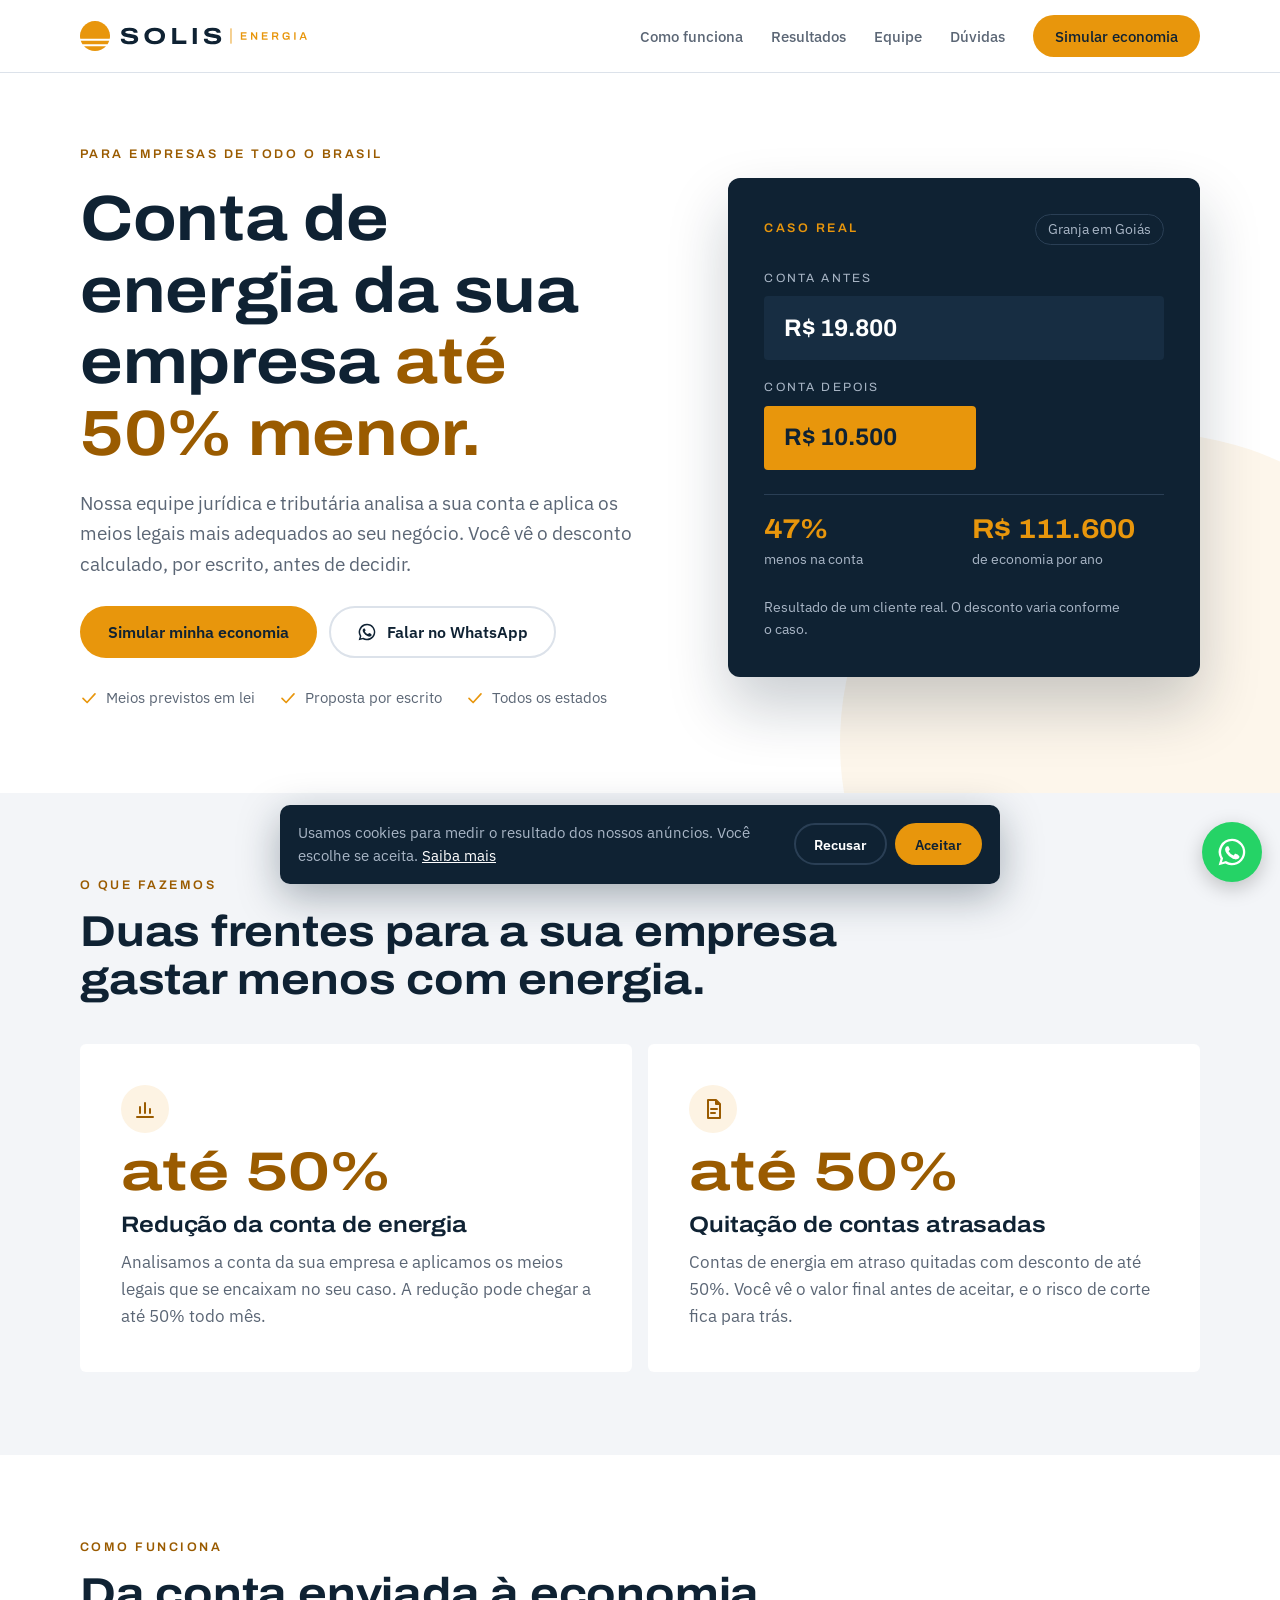
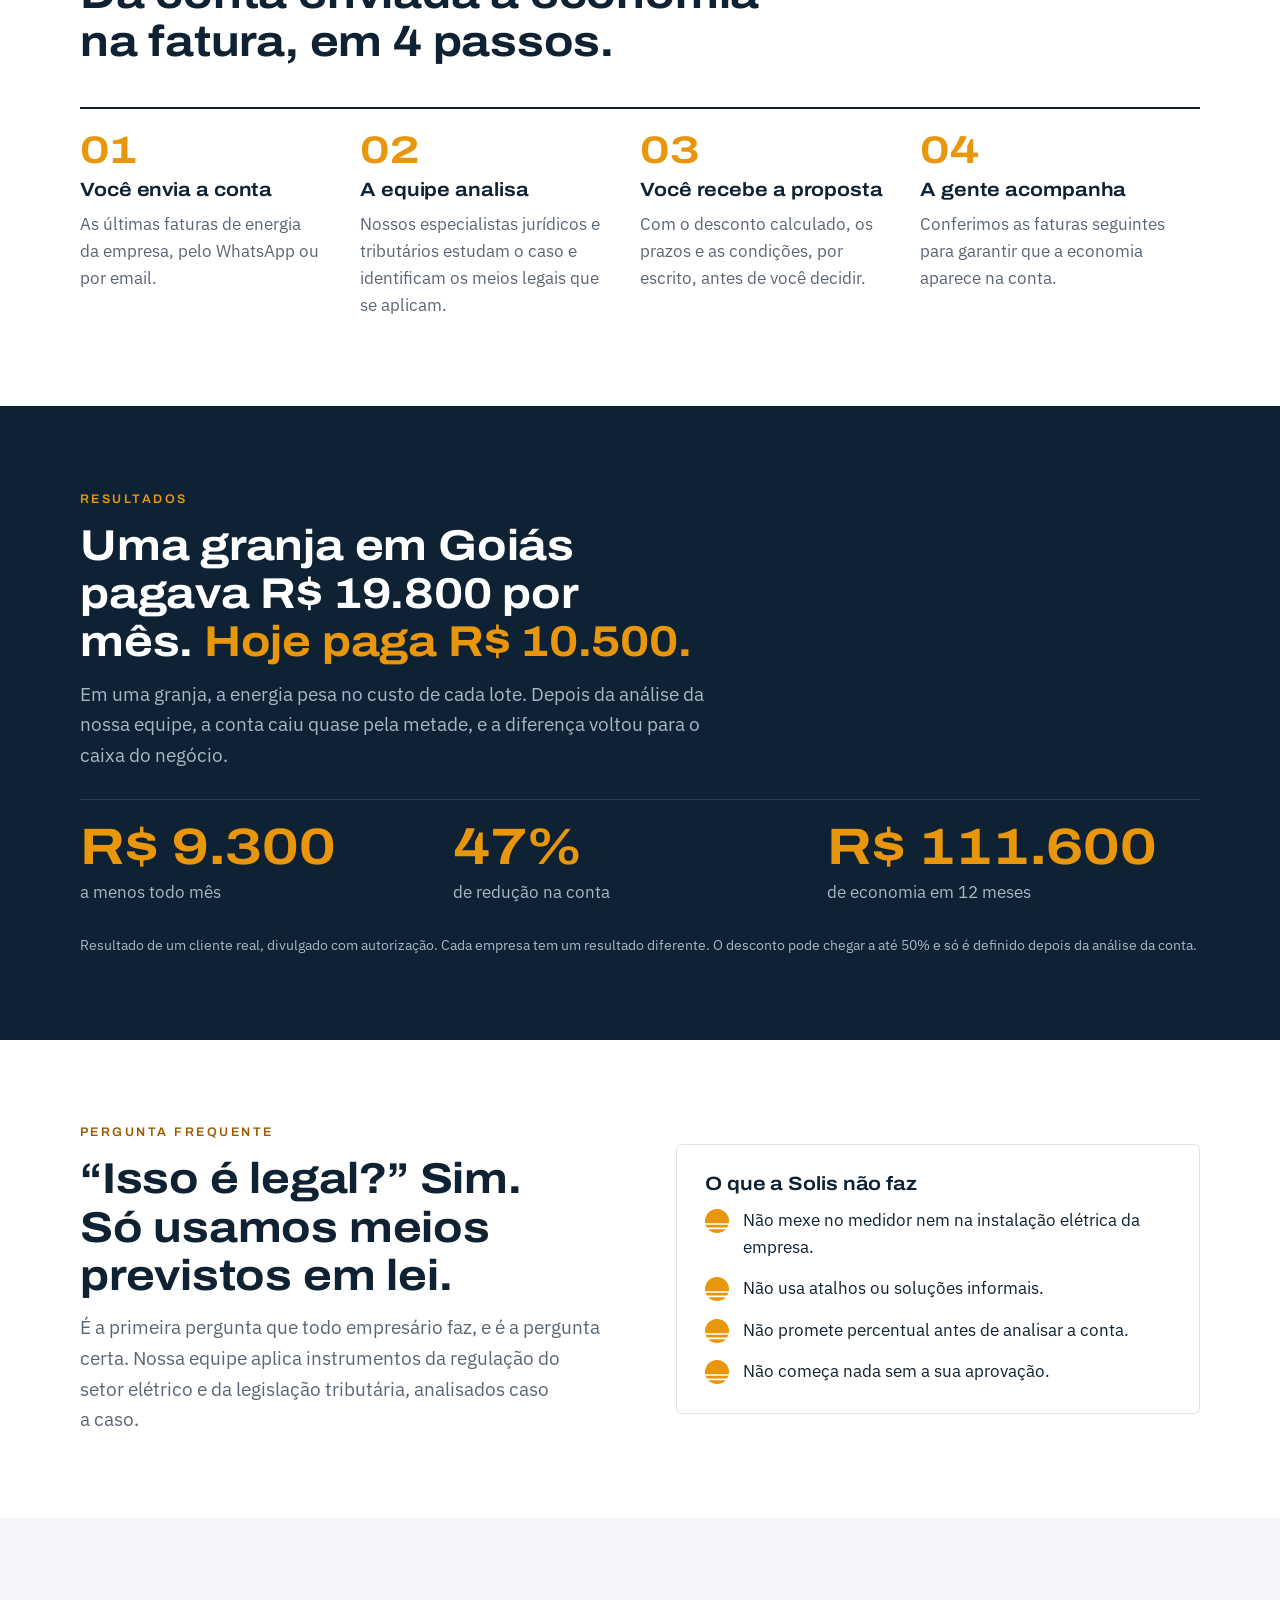
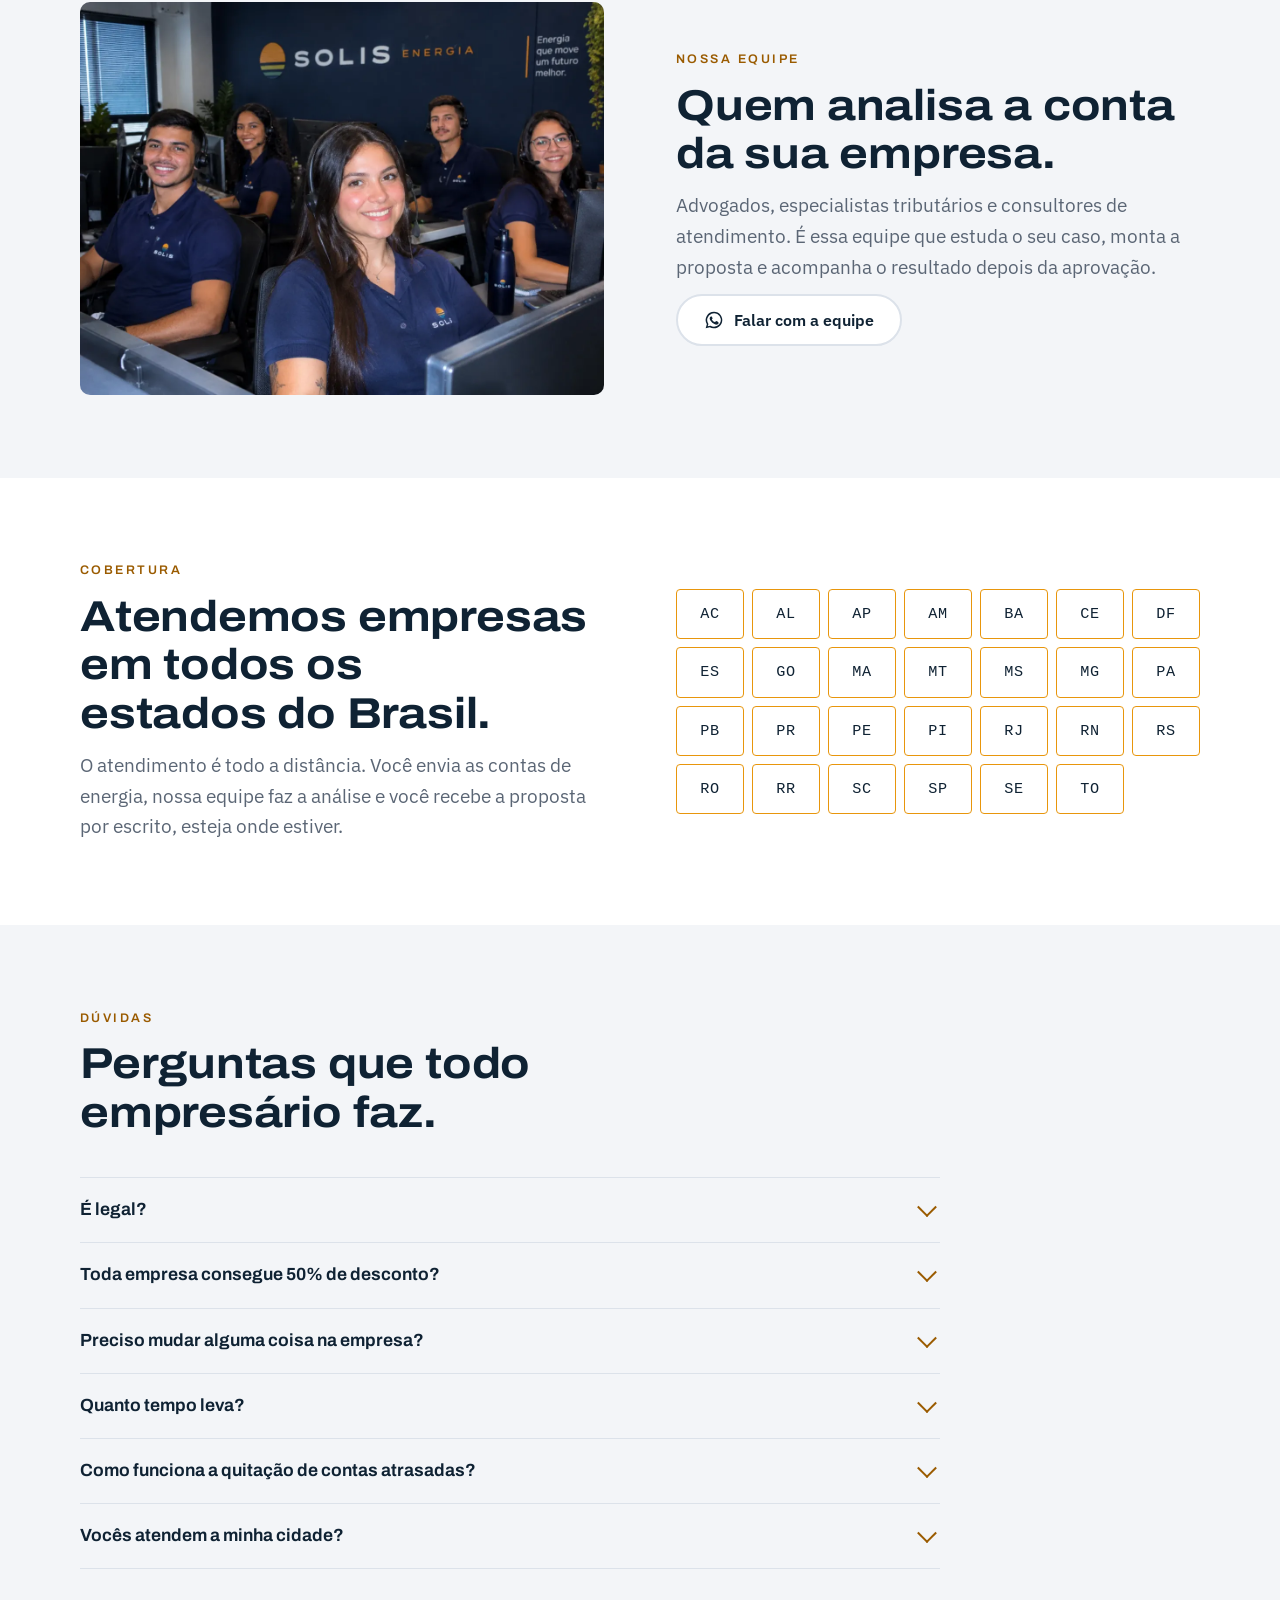
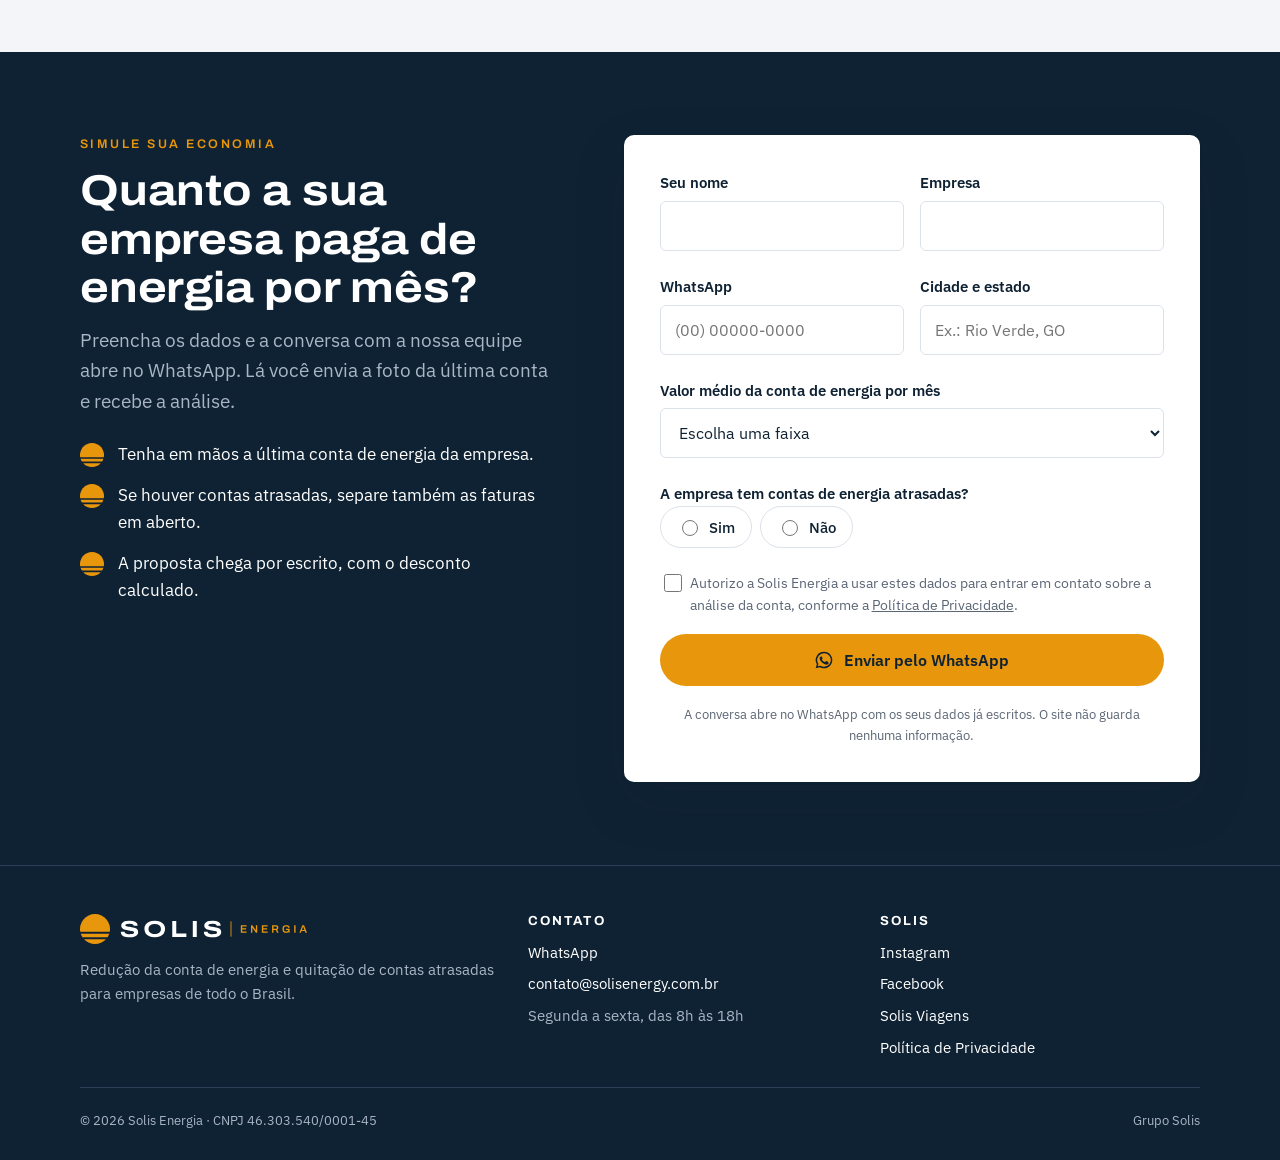
<file: index.html>
<!doctype html>
<html lang="pt-BR">
<head>
<meta charset="utf-8">
<meta name="viewport" content="width=device-width, initial-scale=1, viewport-fit=cover">
<title>Solis Energia | Conta de energia da sua empresa até 50% menor</title>
<meta name="description" content="A Solis Energia reduz a conta de energia de empresas em até 50% e quita contas atrasadas com até 50% de desconto. Equipe jurídica e tributária própria, atendimento em todo o Brasil.">
<link rel="canonical" href="https://solisenergy.com.br/">
<meta name="theme-color" content="#0F2233">
<meta name="facebook-domain-verification" content="itckhgesn3csaibh3sfibr1wc8gdvs" />
<meta property="og:type" content="website">
<meta property="og:locale" content="pt_BR">
<meta property="og:site_name" content="Solis Energia">
<meta property="og:title" content="Conta de energia da sua empresa até 50% menor">
<meta property="og:description" content="Equipe jurídica e tributária própria. Meios previstos em lei. Atendimento em todo o Brasil.">
<meta property="og:url" content="https://solisenergy.com.br/">
<meta property="og:image" content="https://solisenergy.com.br/assets/img/og-image.png">
<meta name="twitter:card" content="summary_large_image">
<link rel="icon" href="assets/img/favicon.svg" type="image/svg+xml">
<link rel="apple-touch-icon" href="assets/img/apple-touch-icon.png">
<link rel="preconnect" href="https://fonts.googleapis.com">
<link rel="preconnect" href="https://fonts.gstatic.com" crossorigin>
<link rel="stylesheet" href="https://fonts.googleapis.com/css2?family=Archivo:wdth,wght@100..125,500..800&family=IBM+Plex+Sans:wght@400;500;600&display=swap">
<link rel="stylesheet" href="assets/site.css">
<script type="application/ld+json">
{
  "@context": "https://schema.org",
  "@type": "ProfessionalService",
  "name": "Solis Energia",
  "url": "https://solisenergy.com.br/",
  "logo": "https://solisenergy.com.br/assets/img/logo.svg",
  "description": "Redução da conta de energia de empresas em até 50% e quitação de contas atrasadas com desconto de até 50%, com equipe jurídica e tributária própria.",
  "areaServed": { "@type": "Country", "name": "Brasil" },
  "parentOrganization": { "@type": "Organization", "name": "Grupo Solis" },
  "sameAs": ["https://www.instagram.com/solisenergiabr", "https://www.facebook.com/solisenergiabr"]
}
</script>
</head>
<body data-site="energia" data-whatsapp="5581999555215" data-pixel="1428482852682307" data-wa-default="Olá! Quero saber quanto a minha empresa pode economizar na conta de energia.">
<svg width="0" height="0" style="position:absolute" aria-hidden="true" focusable="false">
  <defs>
    <symbol id="sol" viewBox="2 2 44 44"><path fill="currentColor" d="M2.367 28H45.633A22 22 0 1 0 2.367 28Z"/><path fill="currentColor" d="M3.143 31H44.857A22 22 0 0 1 42.439 36H5.561A22 22 0 0 1 3.143 31Z"/><path fill="currentColor" d="M7.907 39H40.093A22 22 0 0 1 7.907 39Z"/></symbol>
    <symbol id="i-check" viewBox="0 0 24 24"><path fill="none" stroke="currentColor" stroke-width="2.2" stroke-linecap="round" stroke-linejoin="round" d="M4 12.5 9.5 18 20 6.5"/></symbol>
    <symbol id="i-wa" viewBox="0 0 24 24"><path fill="currentColor" d="M12 2a10 10 0 0 0-8.6 15.1L2 22l5-1.3A10 10 0 1 0 12 2Zm0 18.2a8.2 8.2 0 0 1-4.2-1.2l-.3-.2-3 .8.8-2.9-.2-.3A8.2 8.2 0 1 1 12 20.2Zm4.5-6.1c-.2-.1-1.5-.7-1.7-.8-.2-.1-.4-.1-.6.1l-.8 1c-.1.2-.3.2-.5.1a6.7 6.7 0 0 1-3.3-2.9c-.3-.4.2-.4.7-1.3.1-.2 0-.3 0-.4l-.8-1.8c-.2-.5-.4-.4-.6-.4h-.5a1 1 0 0 0-.7.3 3 3 0 0 0-.9 2.2 5.2 5.2 0 0 0 1.1 2.7 11.8 11.8 0 0 0 4.5 4c1.7.7 2.3.8 3.2.6a2.7 2.7 0 0 0 1.8-1.2 2.2 2.2 0 0 0 .1-1.2c0-.1-.2-.2-.4-.3Z"/></symbol>
    <symbol id="i-down" viewBox="0 0 24 24"><path fill="none" stroke="currentColor" stroke-width="2" stroke-linecap="round" stroke-linejoin="round" d="M4 20h16M7 10v6M12 6v10M17 12v4"/></symbol>
    <symbol id="i-doc" viewBox="0 0 24 24"><path fill="none" stroke="currentColor" stroke-width="2" stroke-linecap="round" stroke-linejoin="round" d="M7 3h8l4 4v14H7zM15 3v4h4M10 12h6M10 16h4"/></symbol>
    <symbol id="i-law" viewBox="0 0 24 24"><path fill="none" stroke="currentColor" stroke-width="2" stroke-linecap="round" stroke-linejoin="round" d="M12 3v18M5 21h14M5 7h14M8 7l-3 7a3 3 0 0 0 6 0L8 7M16 7l-3 7a3 3 0 0 0 6 0l-3-7"/></symbol>
    <symbol id="i-map" viewBox="0 0 24 24"><path fill="none" stroke="currentColor" stroke-width="2" stroke-linecap="round" stroke-linejoin="round" d="M12 21s7-6.2 7-11.5A7 7 0 0 0 5 9.5C5 14.8 12 21 12 21Z"/><circle cx="12" cy="9.5" r="2.5" fill="none" stroke="currentColor" stroke-width="2"/></symbol>
  </defs>
</svg>

<a class="skip" href="#conteudo">Pular para o conteúdo</a>

<header class="site-header">
  <div class="wrap">
    <a class="brand" href="#topo" aria-label="Solis Energia, início"><img src="assets/img/logo.svg" alt="Solis Energia" width="210" height="30"></a>
    <button class="menu-btn" type="button" aria-expanded="false" aria-controls="nav">Menu</button>
    <nav class="nav" id="nav" aria-label="Principal">
      <a href="#como-funciona">Como funciona</a>
      <a href="#resultados">Resultados</a>
      <a href="#equipe">Equipe</a>
      <a href="#duvidas">Dúvidas</a>
      <a class="btn btn-primary" href="#simular">Simular economia</a>
    </nav>
  </div>
</header>

<main id="conteudo">

<section class="hero" id="topo">
  <svg class="hero-sun" aria-hidden="true"><use href="#sol"/></svg>
  <div class="wrap">
    <div class="hero-text">
      <span class="eyebrow">Para empresas de todo o Brasil</span>
      <h1>Conta de energia da sua empresa <span class="hl">até 50% menor.</span></h1>
      <p class="lead">Nossa equipe jurídica e tributária analisa a sua conta e aplica os meios legais mais adequados ao seu negócio. Você vê o desconto calculado, por escrito, antes de decidir.</p>
      <div class="btn-row">
        <a class="btn btn-primary" href="#simular">Simular minha economia</a>
        <a class="btn btn-ghost" data-wa href="#"><svg aria-hidden="true"><use href="#i-wa"/></svg>Falar no WhatsApp</a>
      </div>
      <div class="trust">
        <span><svg aria-hidden="true"><use href="#i-check"/></svg>Meios previstos em lei</span>
        <span><svg aria-hidden="true"><use href="#i-check"/></svg>Proposta por escrito</span>
        <span><svg aria-hidden="true"><use href="#i-check"/></svg>Todos os estados</span>
      </div>
    </div>

    <aside class="case-card on-ink" aria-label="Caso real de cliente">
      <div class="case-head">
        <span class="eyebrow">Caso real</span>
        <span class="case-tag">Granja em Goiás</span>
      </div>
      <div class="bars">
        <div class="bar before"><span class="lbl">Conta antes</span><div class="fill">R$&nbsp;19.800</div></div>
        <div class="bar after"><span class="lbl">Conta depois</span><div class="fill" style="width:53%">R$&nbsp;10.500</div></div>
      </div>
      <div class="case-foot">
        <div><strong>47%</strong><span>menos na conta</span></div>
        <div><strong>R$&nbsp;111.600</strong><span>de economia por ano</span></div>
      </div>
      <p class="case-note">Resultado de um cliente real. O desconto varia conforme o caso.</p>
    </aside>
  </div>
</section>

<section class="sec sec-soft" id="servicos">
  <div class="wrap">
    <div class="sec-head">
      <span class="eyebrow">O que fazemos</span>
      <h2>Duas frentes para a sua empresa gastar menos com energia.</h2>
    </div>
    <div class="cards two">
      <article class="card big">
        <div class="icon"><svg aria-hidden="true"><use href="#i-down"/></svg></div>
        <span class="big-num">até 50%</span>
        <h3>Redução da conta de energia</h3>
        <p>Analisamos a conta da sua empresa e aplicamos os meios legais que se encaixam no seu caso. A redução pode chegar a até 50% todo mês.</p>
      </article>
      <article class="card big">
        <div class="icon"><svg aria-hidden="true"><use href="#i-doc"/></svg></div>
        <span class="big-num">até 50%</span>
        <h3>Quitação de contas atrasadas</h3>
        <p>Contas de energia em atraso quitadas com desconto de até 50%. Você vê o valor final antes de aceitar, e o risco de corte fica para trás.</p>
      </article>
    </div>
  </div>
</section>

<section class="sec" id="como-funciona">
  <div class="wrap">
    <div class="sec-head">
      <span class="eyebrow">Como funciona</span>
      <h2>Da conta enviada à economia na fatura, em 4 passos.</h2>
    </div>
    <ol class="steps">
      <li><h3>Você envia a conta</h3><p>As últimas faturas de energia da empresa, pelo WhatsApp ou por email.</p></li>
      <li><h3>A equipe analisa</h3><p>Nossos especialistas jurídicos e tributários estudam o caso e identificam os meios legais que se aplicam.</p></li>
      <li><h3>Você recebe a proposta</h3><p>Com o desconto calculado, os prazos e as condições, por escrito, antes de você decidir.</p></li>
      <li><h3>A gente acompanha</h3><p>Conferimos as faturas seguintes para garantir que a economia aparece na conta.</p></li>
    </ol>
  </div>
</section>

<section class="sec on-ink" id="resultados">
  <div class="wrap results">
    <div class="sec-head">
      <span class="eyebrow">Resultados</span>
      <h2>Uma granja em Goiás pagava R$&nbsp;19.800 por mês. <span class="hl">Hoje paga R$&nbsp;10.500.</span></h2>
      <p class="lead">Em uma granja, a energia pesa no custo de cada lote. Depois da análise da nossa equipe, a conta caiu quase pela metade, e a diferença voltou para o caixa do negócio.</p>
    </div>
    <div class="stats">
      <div><strong>R$&nbsp;9.300</strong><span>a menos todo mês</span></div>
      <div><strong>47%</strong><span>de redução na conta</span></div>
      <div><strong>R$&nbsp;111.600</strong><span>de economia em 12 meses</span></div>
    </div>
    <p class="small" style="color:var(--aco-claro)">Resultado de um cliente real, divulgado com autorização. Cada empresa tem um resultado diferente. O desconto pode chegar a até 50% e só é definido depois da análise da conta.</p>
  </div>
</section>

<section class="sec" id="legal">
  <div class="wrap split">
    <div class="sec-head" style="margin-bottom:0">
      <span class="eyebrow">Pergunta frequente</span>
      <h2>“Isso é legal?” Sim. Só usamos meios previstos em lei.</h2>
      <p class="lead">É a primeira pergunta que todo empresário faz, e é a pergunta certa. Nossa equipe aplica instrumentos da regulação do setor elétrico e da legislação tributária, analisados caso a caso.</p>
    </div>
    <div class="card">
      <h3>O que a Solis não faz</h3>
      <ul class="sunlist">
        <li><svg aria-hidden="true"><use href="#sol"/></svg><span>Não mexe no medidor nem na instalação elétrica da empresa.</span></li>
        <li><svg aria-hidden="true"><use href="#sol"/></svg><span>Não usa atalhos ou soluções informais.</span></li>
        <li><svg aria-hidden="true"><use href="#sol"/></svg><span>Não promete percentual antes de analisar a conta.</span></li>
        <li><svg aria-hidden="true"><use href="#sol"/></svg><span>Não começa nada sem a sua aprovação.</span></li>
      </ul>
    </div>
  </div>
</section>

<section class="sec sec-soft" id="equipe">
  <div class="wrap split team">
    <img src="assets/img/equipe.webp" alt="Equipe da Solis Energia no escritório" width="1200" height="900" loading="lazy">
    <div class="sec-head" style="margin-bottom:0">
      <span class="eyebrow">Nossa equipe</span>
      <h2>Quem analisa a conta da sua empresa.</h2>
      <p class="lead">Advogados, especialistas tributários e consultores de atendimento. É essa equipe que estuda o seu caso, monta a proposta e acompanha o resultado depois da aprovação.</p>
      <div class="btn-row"><a class="btn btn-ghost" data-wa href="#"><svg aria-hidden="true"><use href="#i-wa"/></svg>Falar com a equipe</a></div>
    </div>
  </div>
</section>

<section class="sec" id="brasil">
  <div class="wrap split">
    <div class="sec-head" style="margin-bottom:0">
      <span class="eyebrow">Cobertura</span>
      <h2>Atendemos empresas em todos os estados do Brasil.</h2>
      <p class="lead">O atendimento é todo a distância. Você envia as contas de energia, nossa equipe faz a análise e você recebe a proposta por escrito, esteja onde estiver.</p>
    </div>
    <ul class="ufs" aria-label="Estados atendidos">
      <li>AC</li><li>AL</li><li>AP</li><li>AM</li><li>BA</li><li>CE</li><li>DF</li><li>ES</li><li>GO</li><li>MA</li><li>MT</li><li>MS</li><li>MG</li><li>PA</li><li>PB</li><li>PR</li><li>PE</li><li>PI</li><li>RJ</li><li>RN</li><li>RS</li><li>RO</li><li>RR</li><li>SC</li><li>SP</li><li>SE</li><li>TO</li>
    </ul>
  </div>
</section>

<section class="sec sec-soft" id="duvidas">
  <div class="wrap">
    <div class="sec-head">
      <span class="eyebrow">Dúvidas</span>
      <h2>Perguntas que todo empresário faz.</h2>
    </div>
    <div class="faq">
      <details><summary>É legal?</summary><p class="ans">Sim. Usamos só meios previstos em lei, aplicados pela nossa equipe jurídica e tributária. Cada medida e a sua base legal vêm explicadas por escrito na proposta.</p></details>
      <details><summary>Toda empresa consegue 50% de desconto?</summary><p class="ans">Não. 50% é o máximo. O percentual da sua empresa depende da conta, do setor e da situação de cada caso, e é calculado na análise antes de qualquer decisão.</p></details>
      <details><summary>Preciso mudar alguma coisa na empresa?</summary><p class="ans">Não mexemos na instalação elétrica nem no medidor. O trabalho é jurídico e tributário.</p></details>
      <details><summary>Quanto tempo leva?</summary><p class="ans">Depende do caso. O prazo estimado vem na proposta, junto com o desconto calculado, antes de você decidir.</p></details>
      <details><summary>Como funciona a quitação de contas atrasadas?</summary><p class="ans">Levantamos todas as contas em atraso e o valor total do débito. A equipe identifica os meios legais para reduzir o valor e você recebe a proposta de quitação, com desconto de até 50%, antes de aceitar.</p></details>
      <details><summary>Vocês atendem a minha cidade?</summary><p class="ans">Sim. Atendemos empresas em todos os estados do Brasil, com atendimento a distância.</p></details>
    </div>
  </div>
</section>

<section class="sec on-ink contact" id="simular">
  <div class="wrap">
    <div class="sec-head" style="margin-bottom:0">
      <span class="eyebrow">Simule sua economia</span>
      <h2>Quanto a sua empresa paga de energia por mês?</h2>
      <p class="lead">Preencha os dados e a conversa com a nossa equipe abre no WhatsApp. Lá você envia a foto da última conta e recebe a análise.</p>
      <ul class="sunlist" style="margin-top:12px">
        <li><svg aria-hidden="true"><use href="#sol"/></svg><span>Tenha em mãos a última conta de energia da empresa.</span></li>
        <li><svg aria-hidden="true"><use href="#sol"/></svg><span>Se houver contas atrasadas, separe também as faturas em aberto.</span></li>
        <li><svg aria-hidden="true"><use href="#sol"/></svg><span>A proposta chega por escrito, com o desconto calculado.</span></li>
      </ul>
    </div>

    <form class="form" id="lead-form" novalidate
      data-intro="Olá! Vim pelo site da Solis Energia e quero uma análise da conta de energia da minha empresa."
      data-outro="Vou enviar a foto da última conta de energia nesta conversa.">
      <div class="row">
        <div class="field"><label for="f-nome">Seu nome</label><input id="f-nome" name="nome" autocomplete="name" required data-label="Nome"><span class="err" aria-live="polite"></span></div>
        <div class="field"><label for="f-empresa">Empresa</label><input id="f-empresa" name="empresa" autocomplete="organization" required data-label="Empresa"><span class="err" aria-live="polite"></span></div>
      </div>
      <div class="row">
        <div class="field"><label for="f-tel">WhatsApp</label><input id="f-tel" name="telefone" type="tel" inputmode="tel" autocomplete="tel" placeholder="(00) 00000-0000" required data-label="WhatsApp"><span class="err" aria-live="polite"></span></div>
        <div class="field"><label for="f-cidade">Cidade e estado</label><input id="f-cidade" name="cidade" autocomplete="address-level2" placeholder="Ex.: Rio Verde, GO" required data-label="Cidade"><span class="err" aria-live="polite"></span></div>
      </div>
      <div class="field"><label for="f-conta">Valor médio da conta de energia por mês</label>
        <select id="f-conta" name="conta" required data-label="Conta média mensal">
          <option value="">Escolha uma faixa</option>
          <option>Até R$ 3 mil</option>
          <option>De R$ 3 mil a R$ 10 mil</option>
          <option>De R$ 10 mil a R$ 30 mil</option>
          <option>De R$ 30 mil a R$ 100 mil</option>
          <option>Mais de R$ 100 mil</option>
        </select><span class="err" aria-live="polite"></span></div>
      <fieldset class="field"><legend>A empresa tem contas de energia atrasadas?</legend>
        <div class="choices">
          <label><input type="radio" name="atrasadas" value="Sim" required data-label="Contas atrasadas">Sim</label>
          <label><input type="radio" name="atrasadas" value="Não" data-label="Contas atrasadas">Não</label>
        </div><span class="err" aria-live="polite"></span></fieldset>
      <label class="consent"><input type="checkbox" id="f-lgpd" required><span>Autorizo a Solis Energia a usar estes dados para entrar em contato sobre a análise da conta, conforme a <a href="privacidade.html">Política de Privacidade</a>.<span class="err" aria-live="polite" style="display:block"></span></span></label>
      <button class="btn btn-primary" type="submit"><svg aria-hidden="true"><use href="#i-wa"/></svg>Enviar pelo WhatsApp</button>
      <p class="form-note">A conversa abre no WhatsApp com os seus dados já escritos. O site não guarda nenhuma informação.</p>
    </form>
  </div>
</section>

</main>

<footer class="site-footer">
  <div class="wrap">
    <div class="foot-top">
      <div style="display:grid;gap:14px;align-content:start">
        <img src="assets/img/logo-negativo.svg" alt="Solis Energia" width="210" height="30">
        <p>Redução da conta de energia e quitação de contas atrasadas para empresas de todo o Brasil.</p>
      </div>
      <div>
        <h4>Contato</h4>
        <ul>
          <li><a data-wa href="#">WhatsApp</a></li>
          <li><a href="mailto:contato@solisenergy.com.br">contato@solisenergy.com.br</a></li>
          <li>Segunda a sexta, das 8h às 18h</li>
        </ul>
      </div>
      <div>
        <h4>Solis</h4>
        <ul>
          <li><a href="https://www.instagram.com/solisenergiabr" target="_blank" rel="noopener">Instagram</a></li>
          <li><a href="https://www.facebook.com/solisenergiabr" target="_blank" rel="noopener">Facebook</a></li>
          <li><a href="https://gruposolis1.github.io/solis-viagens/" target="_blank" rel="noopener">Solis Viagens</a></li>
          <li><a href="privacidade.html">Política de Privacidade</a></li>
        </ul>
      </div>
    </div>
    <div class="foot-bottom">
      <span>© <span data-year>2026</span> Solis Energia · CNPJ 46.303.540/0001-45</span>
      <span>Grupo Solis</span>
    </div>
  </div>
</footer>

<a class="wa-float" data-wa href="#" aria-label="Falar no WhatsApp"><svg aria-hidden="true"><use href="#i-wa"/></svg></a>
<script src="assets/site.js"></script>
</body>
</html>
</file>
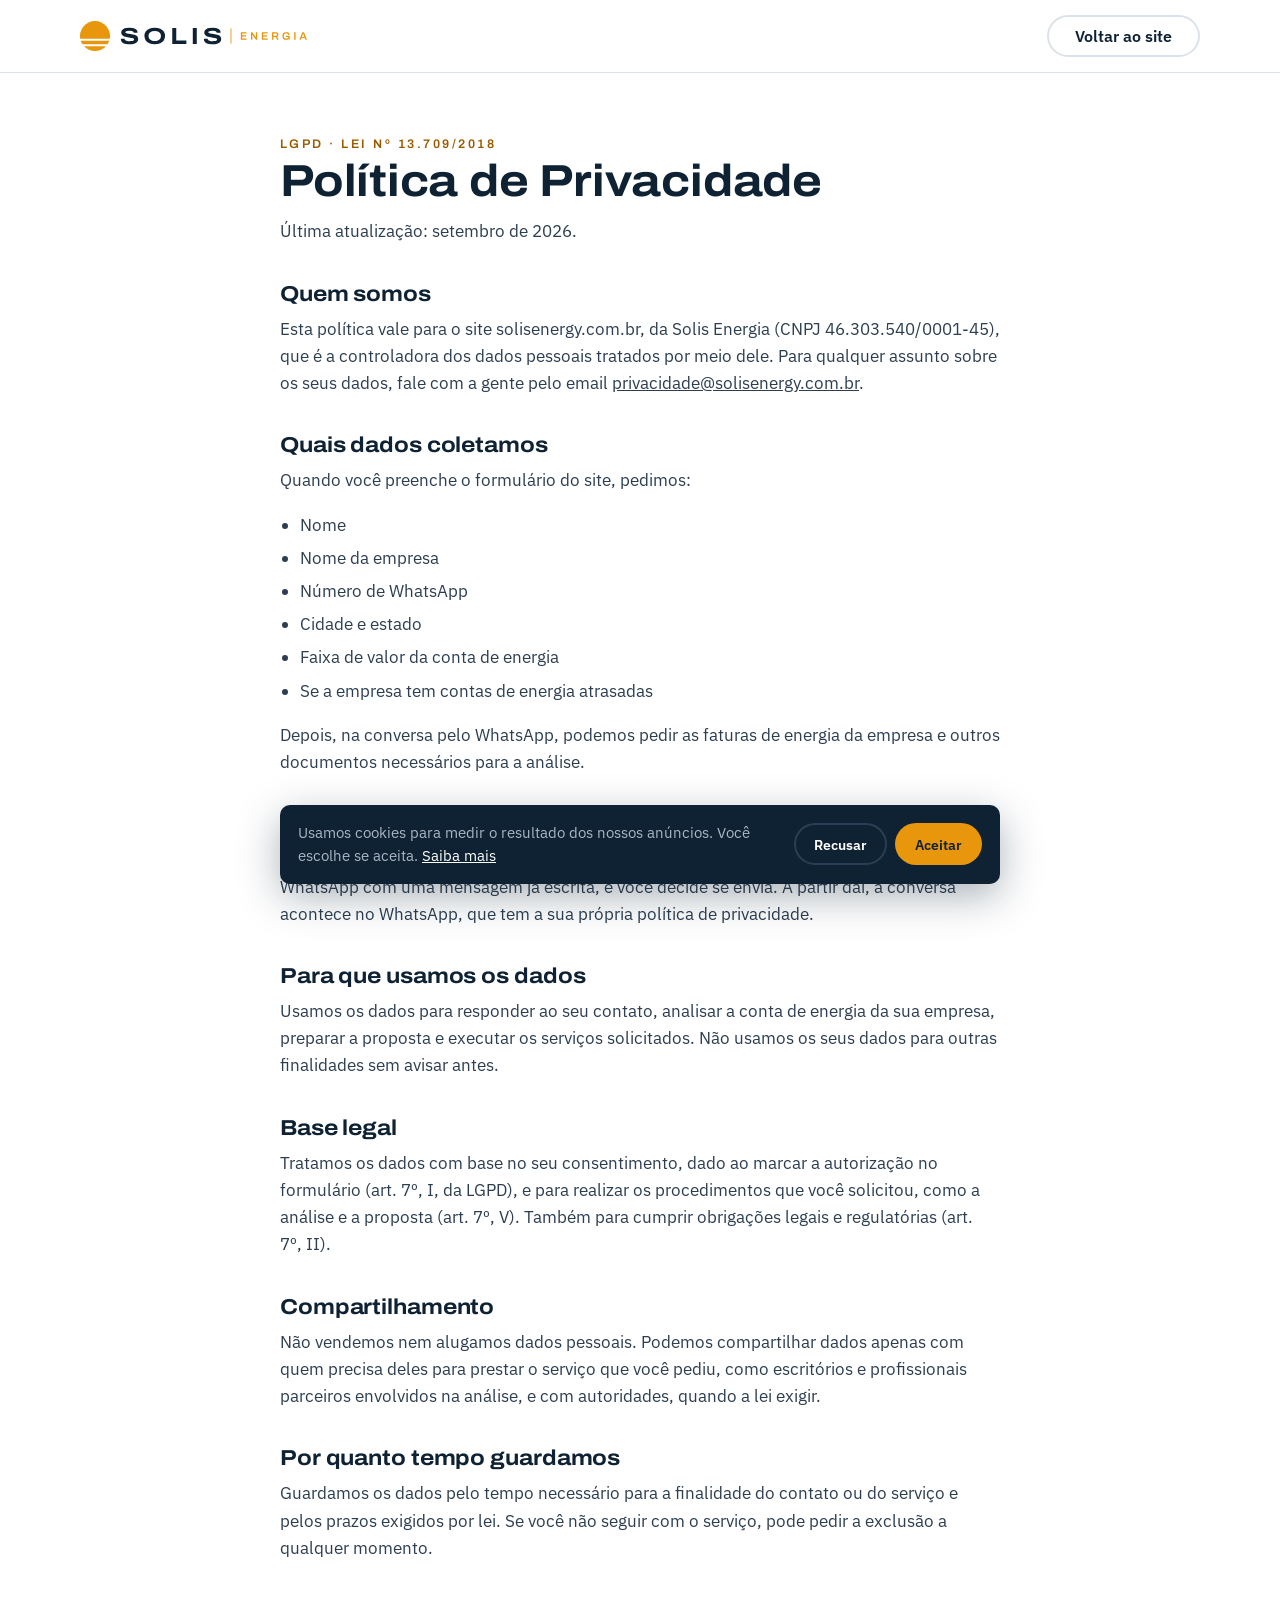
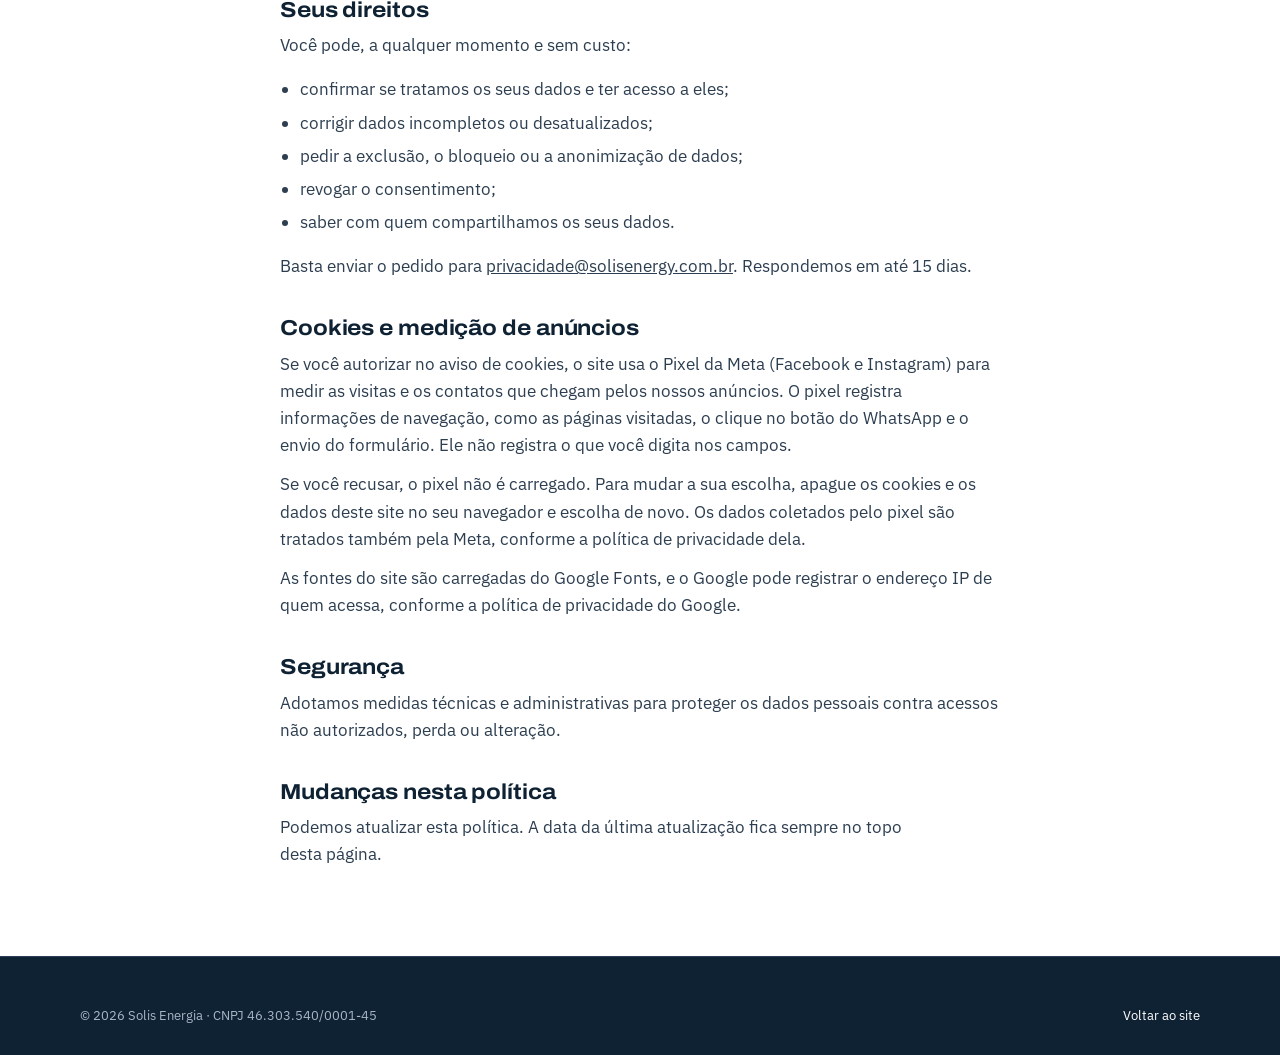
<file: privacidade.html>
<!doctype html>
<html lang="pt-BR">
<head>
<meta charset="utf-8">
<meta name="viewport" content="width=device-width, initial-scale=1, viewport-fit=cover">
<title>Política de Privacidade | Solis Energia</title>
<meta name="description" content="Como a Solis Energia trata os dados pessoais enviados pelo site, conforme a LGPD.">
<link rel="canonical" href="https://solisenergy.com.br/privacidade.html">
<meta name="robots" content="noindex, follow">
<link rel="icon" href="assets/img/favicon.svg" type="image/svg+xml">
<link rel="preconnect" href="https://fonts.googleapis.com">
<link rel="preconnect" href="https://fonts.gstatic.com" crossorigin>
<link rel="stylesheet" href="https://fonts.googleapis.com/css2?family=Archivo:wdth,wght@100..125,500..800&family=IBM+Plex+Sans:wght@400;500;600&display=swap">
<link rel="stylesheet" href="assets/site.css">
</head>
<body data-site="energia" data-whatsapp="5581999555215" data-pixel="1428482852682307" data-wa-default="Olá! Tenho uma dúvida sobre privacidade de dados.">
<!-- MODELO: revisar com a equipe jurídica antes de publicar. Preencher razão social, CNPJ e endereço. -->
<header class="site-header"><div class="wrap">
  <a class="brand" href="./"><img src="assets/img/logo.svg" alt="Solis Energia" width="210" height="30"></a>
  <a class="btn btn-ghost" href="./" style="min-height:42px">Voltar ao site</a>
</div></header>
<main class="wrap doc">
  <span class="eyebrow">LGPD · Lei nº 13.709/2018</span>
  <h1>Política de Privacidade</h1>
  <p class="muted">Última atualização: setembro de 2026.</p>

  <h2>Quem somos</h2>
  <p>Esta política vale para o site solisenergy.com.br, da Solis Energia (CNPJ 46.303.540/0001-45), que é a controladora dos dados pessoais tratados por meio dele. Para qualquer assunto sobre os seus dados, fale com a gente pelo email <a href="mailto:privacidade@solisenergy.com.br">privacidade@solisenergy.com.br</a>.</p>

  <h2>Quais dados coletamos</h2>
  <p>Quando você preenche o formulário do site, pedimos:</p>
  <ul><li>Nome</li><li>Nome da empresa</li><li>Número de WhatsApp</li><li>Cidade e estado</li><li>Faixa de valor da conta de energia</li><li>Se a empresa tem contas de energia atrasadas</li></ul>
  <p>Depois, na conversa pelo WhatsApp, podemos pedir as faturas de energia da empresa e outros documentos necessários para a análise.</p>

  <h2>Como os dados chegam até nós</h2>
  <p>O site não grava os dados do formulário. Ao tocar em enviar, o seu navegador abre o WhatsApp com uma mensagem já escrita, e você decide se envia. A partir daí, a conversa acontece no WhatsApp, que tem a sua própria política de privacidade.</p>

  <h2>Para que usamos os dados</h2>
  <p>Usamos os dados para responder ao seu contato, analisar a conta de energia da sua empresa, preparar a proposta e executar os serviços solicitados. Não usamos os seus dados para outras finalidades sem avisar antes.</p>

  <h2>Base legal</h2>
  <p>Tratamos os dados com base no seu consentimento, dado ao marcar a autorização no formulário (art. 7º, I, da LGPD), e para realizar os procedimentos que você solicitou, como a análise e a proposta (art. 7º, V). Também para cumprir obrigações legais e regulatórias (art. 7º, II).</p>

  <h2>Compartilhamento</h2>
  <p>Não vendemos nem alugamos dados pessoais. Podemos compartilhar dados apenas com quem precisa deles para prestar o serviço que você pediu, como escritórios e profissionais parceiros envolvidos na análise, e com autoridades, quando a lei exigir.</p>

  <h2>Por quanto tempo guardamos</h2>
  <p>Guardamos os dados pelo tempo necessário para a finalidade do contato ou do serviço e pelos prazos exigidos por lei. Se você não seguir com o serviço, pode pedir a exclusão a qualquer momento.</p>

  <h2>Seus direitos</h2>
  <p>Você pode, a qualquer momento e sem custo:</p>
  <ul>
    <li>confirmar se tratamos os seus dados e ter acesso a eles;</li>
    <li>corrigir dados incompletos ou desatualizados;</li>
    <li>pedir a exclusão, o bloqueio ou a anonimização de dados;</li>
    <li>revogar o consentimento;</li>
    <li>saber com quem compartilhamos os seus dados.</li>
  </ul>
  <p>Basta enviar o pedido para <a href="mailto:privacidade@solisenergy.com.br">privacidade@solisenergy.com.br</a>. Respondemos em até 15 dias.</p>

  <h2 id="cookies">Cookies e medição de anúncios</h2>
  <p>Se você autorizar no aviso de cookies, o site usa o Pixel da Meta (Facebook e Instagram) para medir as visitas e os contatos que chegam pelos nossos anúncios. O pixel registra informações de navegação, como as páginas visitadas, o clique no botão do WhatsApp e o envio do formulário. Ele não registra o que você digita nos campos.</p>
  <p>Se você recusar, o pixel não é carregado. Para mudar a sua escolha, apague os cookies e os dados deste site no seu navegador e escolha de novo. Os dados coletados pelo pixel são tratados também pela Meta, conforme a política de privacidade dela.</p>
  <p>As fontes do site são carregadas do Google Fonts, e o Google pode registrar o endereço IP de quem acessa, conforme a política de privacidade do Google.</p>

  <h2>Segurança</h2>
  <p>Adotamos medidas técnicas e administrativas para proteger os dados pessoais contra acessos não autorizados, perda ou alteração.</p>

  <h2>Mudanças nesta política</h2>
  <p>Podemos atualizar esta política. A data da última atualização fica sempre no topo desta página.</p>
</main>
<footer class="site-footer"><div class="wrap"><div class="foot-bottom" style="border-top:0;padding-top:0">
  <span>© <span data-year>2026</span> Solis Energia · CNPJ 46.303.540/0001-45</span><a href="./">Voltar ao site</a>
</div></div></footer>
<script src="assets/site.js"></script>
</body>
</html>
</file>
<file: assets/site.css>
/* Solis · estilos compartilhados pelos sites da Energia e do Turismo.
   A cor de cada empresa vem do atributo data-site no <body>. */

:root {
  --ink: #0F2233;
  --ink-2: #172D42;
  --nevoa: #F3F5F8;
  --aco: #5B6675;
  --aco-claro: #A9B6C6;
  --line: #DCE2EA;
  --line-ink: #2A3F55;
  --white: #FFFFFF;
  --energia: #E8960C;
  --viagens: #1E5AA8;
  --viagens-claro: #5B93DB;
  --parques: #2F7D4F;
  --parques-claro: #4FA874;

  --acc: var(--energia);
  --acc-text: #9A5B00;
  --acc-on: var(--ink);
  --acc-soft: #FDF3E3;
  --acc-on-ink: var(--energia);

  --display: "Archivo", "Helvetica Neue", Arial, sans-serif;
  --body: "IBM Plex Sans", "Segoe UI", Roboto, Arial, sans-serif;
  --mono: "IBM Plex Mono", Consolas, "Courier New", monospace;

  --wrap: 1160px;
  --gutter: 20px;
  --radius: 6px;
  --header-h: 72px;
  --space-section: clamp(52px, 6.5vw, 84px);
  --space-head: clamp(26px, 3.2vw, 40px);
  color-scheme: light;
}

body[data-site="turismo"] {
  --acc: var(--viagens);
  --acc-text: var(--viagens);
  --acc-on: var(--white);
  --acc-soft: #E8F0FA;
  --acc-on-ink: var(--viagens-claro);
}

* { box-sizing: border-box; }
html { scroll-behavior: smooth; scroll-padding-top: calc(var(--header-h) + 12px); }
@media (prefers-reduced-motion: reduce) { html { scroll-behavior: auto; } }
body {
  margin: 0;
  background: var(--white);
  color: var(--ink);
  font-family: var(--body);
  font-size: 17px;
  line-height: 1.6;
  -webkit-font-smoothing: antialiased;
}
img, svg { max-width: 100%; }
a { color: inherit; }
p { margin: 0; text-wrap: pretty; }
h1, h2, h3, h4, p, li, dd, summary, label, a { hyphens: manual; -webkit-hyphens: manual; overflow-wrap: break-word; }
h1, h2, h3, h4 { font-family: var(--display); font-stretch: 112%; margin: 0; line-height: 1.12; text-wrap: balance; letter-spacing: -0.005em; }
h1 { font-size: clamp(2.3rem, 5.6vw, 4rem); font-weight: 700; }
h2 { font-size: clamp(1.8rem, 3.8vw, 2.7rem); font-weight: 700; }
h3 { font-size: 1.2rem; font-weight: 650; }
.hl { color: var(--acc-text); }
.on-ink .hl { color: var(--acc-on-ink); }

.wrap { max-width: var(--wrap); margin-inline: auto; padding-inline: var(--gutter); }
.eyebrow { font-family: var(--display); font-weight: 600; font-size: .78rem; letter-spacing: .2em; text-transform: uppercase; color: var(--acc-text); }
.on-ink .eyebrow { color: var(--acc-on-ink); }
.lead { font-size: clamp(1.05rem, 1.6vw, 1.2rem); color: var(--aco); max-width: 60ch; }
.on-ink .lead { color: var(--aco-claro); }
.muted { color: var(--aco); }
.small { font-size: .88rem; }
.skip { position: absolute; left: -999px; top: 8px; background: var(--ink); color: #fff; padding: 8px 14px; border-radius: 4px; z-index: 100; }
.skip:focus { left: 8px; }

:focus-visible { outline: 3px solid var(--acc); outline-offset: 3px; border-radius: 2px; }

/* ---------- botões ---------- */
.btn {
  display: inline-flex; align-items: center; justify-content: center; gap: 10px;
  min-height: 52px; padding: 0 26px; border-radius: 999px; border: 2px solid transparent;
  font: 600 1rem var(--body); text-decoration: none; cursor: pointer;
  transition: transform .15s ease, background-color .15s ease, border-color .15s ease;
}
.btn:hover { transform: translateY(-1px); }
.btn-primary { background: var(--acc); color: var(--acc-on); }
.btn-primary:hover { filter: brightness(1.05); }
.btn-ghost { border-color: var(--line); color: var(--ink); background: var(--white); }
.btn-ghost:hover { border-color: var(--ink); }
.on-ink .btn-ghost { background: transparent; color: #fff; border-color: var(--line-ink); }
.on-ink .btn-ghost:hover { border-color: #fff; }
.btn svg { width: 20px; height: 20px; flex: none; }
.btn-row { display: flex; flex-wrap: wrap; gap: 12px; }

/* ---------- cabeçalho ---------- */
.site-header {
  position: sticky; top: 0; z-index: 50; background: rgba(255,255,255,.94);
  backdrop-filter: saturate(1.4) blur(10px); border-bottom: 1px solid var(--line);
}
.site-header .wrap { height: var(--header-h); display: flex; align-items: center; justify-content: space-between; gap: 20px; }
.brand img { height: 30px; width: auto; display: block; }
.nav { display: flex; align-items: center; gap: 28px; }
.nav a { text-decoration: none; font-weight: 500; font-size: .95rem; color: var(--aco); }
.nav a:hover { color: var(--ink); }
.nav .btn { min-height: 42px; padding: 0 20px; font-size: .92rem; color: var(--acc-on); }
.menu-btn { display: none; background: none; border: 1px solid var(--line); border-radius: 999px; padding: 8px 16px; font: 600 .9rem var(--body); color: var(--ink); cursor: pointer; }
@media (max-width: 900px) {
  .menu-btn { display: inline-flex; }
  .nav { position: absolute; top: var(--header-h); left: 0; right: 0; background: #fff; border-bottom: 1px solid var(--line);
    flex-direction: column; align-items: stretch; gap: 0; padding: 8px var(--gutter) 20px; display: none; }
  .nav.open { display: flex; }
  .nav a { padding: 12px 0; border-bottom: 1px solid var(--line); font-size: 1rem; }
  .nav .btn { margin-top: 12px; border-bottom: 0; }
  .brand img { height: 26px; }
}

/* ---------- seções ---------- */
.sec { padding-block: var(--space-section); }
.sec-soft { background: var(--nevoa); }
.on-ink { background: var(--ink); color: #fff; }
.sec-head { display: grid; gap: 12px; max-width: 760px; margin-bottom: var(--space-head); }

/* ---------- hero ---------- */
.hero { position: relative; overflow: hidden; padding-block: clamp(40px, 6vw, 72px) var(--space-section); }
.hero .wrap { display: grid; grid-template-columns: minmax(0, 1.1fr) minmax(0, .9fr); gap: clamp(36px, 6vw, 72px); align-items: center; }
.hero-text { display: grid; gap: 22px; }
.hero-text .btn-row { margin-top: 8px; }
.trust { display: flex; flex-wrap: wrap; gap: 10px 24px; margin-top: 10px; color: var(--aco); font-size: .92rem; }
.trust span { display: inline-flex; align-items: center; gap: 8px; }
.trust svg { width: 18px; height: 18px; color: var(--acc); flex: none; }
.hero-sun { position: absolute; right: -180px; bottom: -260px; width: 620px; height: 620px; opacity: .08; color: var(--acc); pointer-events: none; }
@media (max-width: 900px) { .hero .wrap { grid-template-columns: 1fr; } .hero-sun { display: none; } }

/* ---------- cartões ---------- */
.cards { display: grid; gap: 16px; grid-template-columns: repeat(auto-fit, minmax(min(100%, 260px), 1fr)); }
.cards.four { grid-template-columns: repeat(4, minmax(0, 1fr)); }
@media (max-width: 1020px) { .cards.four { grid-template-columns: repeat(2, minmax(0, 1fr)); } }
@media (max-width: 560px) { .cards.four { grid-template-columns: 1fr; } }
.card { background: #fff; border: 1px solid var(--line); border-radius: var(--radius); padding: 28px; display: grid; gap: 12px; align-content: start; }
.sec-soft .card { border-color: transparent; }
.card .icon { width: 48px; height: 48px; border-radius: 50%; background: var(--acc-soft); color: var(--acc-text); display: grid; place-items: center; }
.card .icon svg { width: 24px; height: 24px; }
.card p { color: var(--aco); }

/* ---------- passos ---------- */
.steps { list-style: none; margin: 0; padding: 0; display: grid; grid-template-columns: repeat(4, minmax(0, 1fr)); gap: 0; counter-reset: s; border-top: 2px solid var(--ink); }
.steps li { counter-increment: s; padding: 26px 24px 8px 0; display: grid; gap: 10px; align-content: start; }
.steps li::before { content: counter(s, decimal-leading-zero); font-family: var(--display); font-stretch: 125%; font-weight: 700; font-size: 2.4rem; line-height: 1; color: var(--acc); }
.steps p { color: var(--aco); }
@media (max-width: 900px) { .steps { grid-template-columns: 1fr 1fr; } }
@media (max-width: 560px) { .steps { grid-template-columns: 1fr; } .steps li { padding-right: 0; border-bottom: 1px solid var(--line); padding-bottom: 22px; } }

/* ---------- barras (antes/depois) ---------- */
.bars { display: grid; gap: 18px; }
.bar { display: grid; gap: 8px; }
.bar .lbl { font-family: var(--display); font-size: .75rem; letter-spacing: .18em; text-transform: uppercase; color: var(--aco-claro); }
.bar .fill { height: 64px; border-radius: 4px; display: flex; align-items: center; padding-inline: 20px; font-family: var(--display); font-weight: 700; font-size: 1.5rem; font-variant-numeric: tabular-nums; }
.bar.before .fill { background: var(--ink-2); color: #fff; width: 100%; }
.bar.after .fill { background: var(--acc); color: var(--acc-on); }

/* ---------- lista com marcador do sol ---------- */
.sunlist { list-style: none; margin: 0; padding: 0; display: grid; gap: 14px; }
.sunlist li { display: grid; grid-template-columns: 24px 1fr; gap: 14px; align-items: start; }
.sunlist svg { width: 24px; height: 24px; color: var(--acc); margin-top: 2px; }

/* ---------- perguntas frequentes ---------- */
.faq { display: grid; gap: 0; border-top: 1px solid var(--line); max-width: 860px; }
.faq details { border-bottom: 1px solid var(--line); }
.faq summary { list-style: none; cursor: pointer; padding: 22px 44px 22px 0; font-family: var(--display); font-weight: 650; font-size: 1.1rem; position: relative; }
.faq summary::-webkit-details-marker { display: none; }
.faq summary::after { content: ""; position: absolute; right: 6px; top: 50%; width: 12px; height: 12px; border-right: 2px solid var(--acc-text); border-bottom: 2px solid var(--acc-text); transform: translateY(-70%) rotate(45deg); transition: transform .2s ease; }
.faq details[open] summary::after { transform: translateY(-30%) rotate(-135deg); }
.faq .ans { padding: 0 0 22px; color: var(--aco); max-width: 68ch; }

/* ---------- formulário ---------- */
.contact .wrap { display: grid; grid-template-columns: minmax(0, .9fr) minmax(0, 1.1fr); gap: clamp(32px, 6vw, 72px); align-items: start; }
@media (max-width: 900px) { .contact .wrap { grid-template-columns: 1fr; } }
.form { background: #fff; color: var(--ink); border-radius: 10px; padding: clamp(22px, 4vw, 36px); display: grid; gap: 18px; box-shadow: 0 1px 2px rgba(15,34,51,.08), 0 20px 50px rgba(15,34,51,.18); }
.form .row { display: grid; grid-template-columns: 1fr 1fr; gap: 16px; }
@media (max-width: 560px) { .form .row { grid-template-columns: 1fr; } }
.field { display: grid; gap: 6px; }
.field label, .field legend { font-weight: 600; font-size: .92rem; padding: 0; }
.field .hint { font-size: .82rem; color: var(--aco); }
.field input, .field select, .field textarea {
  width: 100%; min-height: 50px; padding: 12px 14px; border: 1.5px solid var(--line); border-radius: var(--radius);
  font: 400 1rem var(--body); color: var(--ink); background: #fff;
}
.field textarea { min-height: 96px; resize: vertical; }
.field input:focus, .field select:focus, .field textarea:focus { outline: none; border-color: var(--acc); box-shadow: 0 0 0 3px var(--acc-soft); }
.field [aria-invalid="true"] { border-color: #C23B32; }
.field .err { color: #B3261E; font-size: .85rem; min-height: 0; }
fieldset.field { border: 0; margin: 0; padding: 0; }
.choices { display: flex; flex-wrap: wrap; gap: 8px; }
.choices label { font-weight: 500; display: inline-flex; align-items: center; gap: 8px; border: 1.5px solid var(--line); border-radius: 999px; padding: 8px 16px; cursor: pointer; font-size: .95rem; }
.choices input { accent-color: var(--ink); width: 16px; height: 16px; min-height: 0; }
.choices label:has(input:checked) { border-color: var(--ink); background: var(--nevoa); }
.consent { display: grid; grid-template-columns: 20px 1fr; gap: 10px; font-size: .86rem; color: var(--aco); align-items: start; }
.consent input { width: 18px; height: 18px; margin-top: 2px; accent-color: var(--ink); }
.form .btn { width: 100%; }
.form-note { font-size: .82rem; color: var(--aco); text-align: center; }

/* ---------- rodapé ---------- */
.site-footer { background: var(--ink); color: var(--aco-claro); padding-block: 48px 28px; font-size: .92rem; border-top: 1px solid var(--line-ink); }
.site-footer .wrap { display: grid; gap: 36px; }
.foot-top { display: grid; grid-template-columns: 1.3fr 1fr 1fr; gap: 32px; }
@media (max-width: 760px) { .foot-top { grid-template-columns: 1fr; } }
.site-footer img { height: 30px; width: auto; }
.site-footer h4 { color: #fff; font-size: .82rem; letter-spacing: .16em; text-transform: uppercase; font-stretch: 100%; margin-bottom: 12px; }
.site-footer ul { list-style: none; margin: 0; padding: 0; display: grid; gap: 8px; }
.site-footer a { color: #fff; text-decoration: none; }
.site-footer a:hover { text-decoration: underline; }
.foot-bottom { border-top: 1px solid var(--line-ink); padding-top: 22px; display: flex; flex-wrap: wrap; justify-content: space-between; gap: 12px; font-size: .84rem; }

/* ---------- botão flutuante do WhatsApp ---------- */
.wa-float {
  position: fixed; right: 18px; bottom: calc(18px + env(safe-area-inset-bottom, 0px)); z-index: 60;
  width: 60px; height: 60px; border-radius: 50%; background: #25D366; color: #fff; display: grid; place-items: center;
  box-shadow: 0 6px 20px rgba(0,0,0,.22); text-decoration: none;
}
.wa-float svg { width: 32px; height: 32px; }
.wa-float:hover { transform: scale(1.05); }

/* ---------- página de texto (privacidade) ---------- */
.doc { max-width: 760px; padding-block: 56px 88px; }
.doc h1 { font-size: clamp(2rem, 4vw, 2.8rem); margin-bottom: 12px; }
.doc h2 { font-size: 1.35rem; margin: 36px 0 10px; }
.doc p, .doc li { color: #2C3E50; }
.doc p + p { margin-top: 12px; }
.doc ul { padding-left: 20px; display: grid; gap: 6px; }

/* ---------- cartão de caso (hero) ---------- */
.case-card { border-radius: 12px; padding: clamp(24px, 3.5vw, 36px); display: grid; gap: 24px; box-shadow: 0 30px 60px rgba(15,34,51,.22); position: relative; z-index: 1; }
.case-head { display: flex; justify-content: space-between; align-items: center; gap: 12px; flex-wrap: wrap; }
.case-tag { font-size: .85rem; color: var(--aco-claro); border: 1px solid var(--line-ink); border-radius: 999px; padding: 4px 12px; }
.case-foot { display: grid; grid-template-columns: 1fr 1fr; gap: 16px; border-top: 1px solid var(--line-ink); padding-top: 20px; }
.case-foot strong { display: block; font-family: var(--display); font-stretch: 112%; font-size: 1.7rem; color: var(--acc-on-ink); line-height: 1.1; font-variant-numeric: tabular-nums; }
.case-foot span, .case-note { color: var(--aco-claro); font-size: .88rem; }

/* ---------- cartões grandes ---------- */
.cards.two { grid-template-columns: repeat(auto-fit, minmax(min(100%, 420px), 1fr)); }
.card.big { padding: clamp(28px, 4vw, 40px); gap: 14px; }
.big-num { font-family: var(--display); font-stretch: 125%; font-weight: 700; font-size: clamp(2.4rem, 5vw, 3.4rem); line-height: 1; color: var(--acc-text); }
.card.big h3 { font-size: 1.4rem; }

/* ---------- números de resultado ---------- */
.results { display: grid; gap: 36px; }
.results .sec-head { margin-bottom: 0; max-width: 820px; }
.stats { display: grid; grid-template-columns: repeat(3, minmax(0, 1fr)); border-top: 1px solid var(--line-ink); }
.stats div { padding: 28px 24px 0 0; display: grid; gap: 6px; }
.stats strong { font-family: var(--display); font-stretch: 118%; font-weight: 700; font-size: clamp(2rem, 4.4vw, 3.2rem); line-height: 1; color: var(--acc-on-ink); font-variant-numeric: tabular-nums; }
.stats span { color: var(--aco-claro); }
@media (max-width: 700px) { .stats { grid-template-columns: 1fr; } .stats div { padding: 20px 0; border-bottom: 1px solid var(--line-ink); } }

/* ---------- duas colunas ---------- */
.split { display: grid; grid-template-columns: minmax(0, 1fr) minmax(0, 1fr); gap: clamp(32px, 6vw, 72px); align-items: center; }
@media (max-width: 900px) { .split { grid-template-columns: 1fr; } }
.team img { width: 100%; height: auto; border-radius: 10px; display: block; aspect-ratio: 4 / 3; object-fit: cover; }

/* ---------- estados ---------- */
.ufs { list-style: none; margin: 0; padding: 0; display: grid; grid-template-columns: repeat(7, minmax(0, 1fr)); gap: 8px; }
.ufs li { border: 1.5px solid var(--acc); border-radius: 4px; text-align: center; padding: 12px 0; font-family: var(--mono); font-weight: 500; font-size: .95rem; letter-spacing: .04em; }
@media (max-width: 460px) { .ufs { grid-template-columns: repeat(5, minmax(0, 1fr)); } }

/* ---------- Turismo: cartão de roteiro (hero) ---------- */
.trip-card { border-radius: 12px; padding: clamp(24px, 3.5vw, 36px); display: grid; gap: 22px; box-shadow: 0 30px 60px rgba(15,34,51,.22); position: relative; z-index: 1; }
.trip-top { display: flex; justify-content: space-between; align-items: flex-start; gap: 12px; }
.trip-top h3 { font-size: clamp(1.6rem, 3vw, 2.1rem); font-stretch: 118%; margin-top: 6px; }
.trip-meta { display: grid; grid-template-columns: 1fr 1fr; gap: 12px; margin: 0; border-block: 1px dashed var(--line-ink); padding-block: 16px; }
.trip-meta dt { font-family: var(--display); font-size: .72rem; letter-spacing: .16em; text-transform: uppercase; color: var(--aco-claro); }
.trip-meta dd { margin: 4px 0 0; font-weight: 600; }
.trip-days { list-style: none; margin: 0; padding: 0; display: grid; gap: 12px; }
.trip-days li { display: grid; grid-template-columns: 64px 1fr; gap: 12px; align-items: baseline; }
.trip-days span { font-family: var(--mono); font-size: .85rem; color: var(--acc-on-ink); }

/* ---------- Turismo: seção de parques (verde) ---------- */
.sec-parques { background: var(--parques); color: #fff; }
.sec-parques .eyebrow { color: #CFE5D8; }
.sec-parques .lead { color: #E3F0E8; }
.btn-light { background: #fff; color: var(--parques); }
.group-card { background: rgba(255,255,255,.1); border: 1px solid rgba(255,255,255,.22); border-radius: 10px; padding: clamp(24px, 3.5vw, 36px); display: grid; gap: 14px; }
.group-card p { color: #E3F0E8; }
.group-card .sunlist svg { color: #fff; }
.card .icon.green { background: #E6F2EB; color: var(--parques); }

/* ---------- Turismo: por que a Solis ---------- */
.stats.why strong { font-size: clamp(1.6rem, 3vw, 2.2rem); }
.stats.why span { max-width: 32ch; }

.on-ink .sunlist svg { color: var(--acc-on-ink); }

/* ---------- ritmo entre blocos ---------- */
.hero-text { gap: 18px; }
.split .sec-head, .results .sec-head, .contact .sec-head { margin-bottom: 0; }
.results { gap: 28px; }
.stats div { padding-top: 22px; }
.steps li { padding-block: 22px 4px; }
.faq summary { padding-block: 18px; }
.faq .ans { padding-bottom: 18px; }
.card.big { gap: 12px; }
.site-footer .wrap { gap: 28px; }

/* ---------- movimento reduzido ---------- */
@media (prefers-reduced-motion: reduce) {
  *, *::before, *::after { transition: none !important; animation: none !important; }
  .btn:hover, .wa-float:hover { transform: none; }
}

/* ---------- aviso de cookies (LGPD) ---------- */
.cookie-bar {
  position: fixed; left: 16px; right: 16px; bottom: calc(16px + env(safe-area-inset-bottom, 0px)); z-index: 70;
  max-width: 720px; margin-inline: auto; background: var(--ink); color: #fff; border-radius: 10px;
  padding: 16px 18px; display: flex; flex-wrap: wrap; align-items: center; gap: 12px 20px;
  box-shadow: 0 12px 40px rgba(15,34,51,.35); font-size: .92rem;
}
.cookie-bar p { flex: 1 1 280px; color: var(--aco-claro); }
.cookie-bar a { color: #fff; }
.cookie-actions { display: flex; gap: 8px; }
.cookie-bar .btn { min-height: 42px; padding: 0 18px; font-size: .9rem; }
.cookie-bar .btn-ghost { background: transparent; color: #fff; border-color: var(--line-ink); }
</file>
